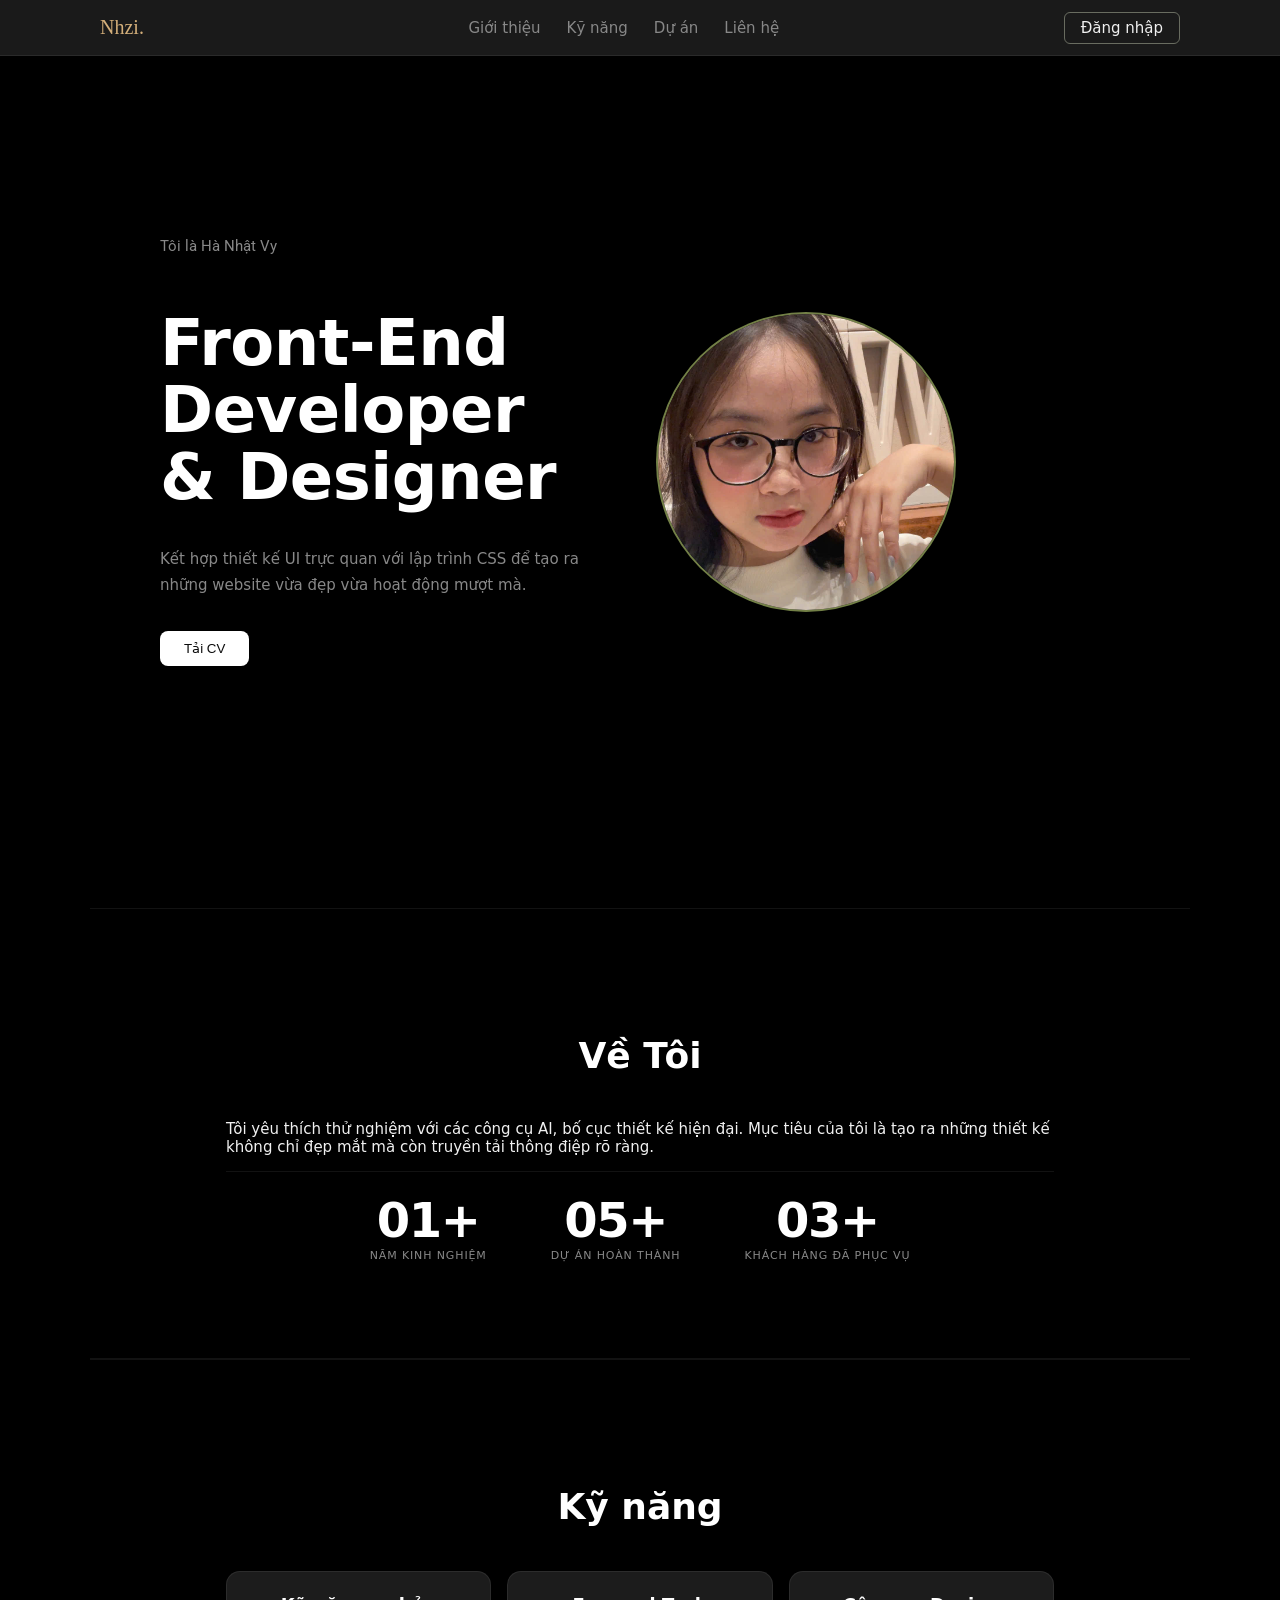
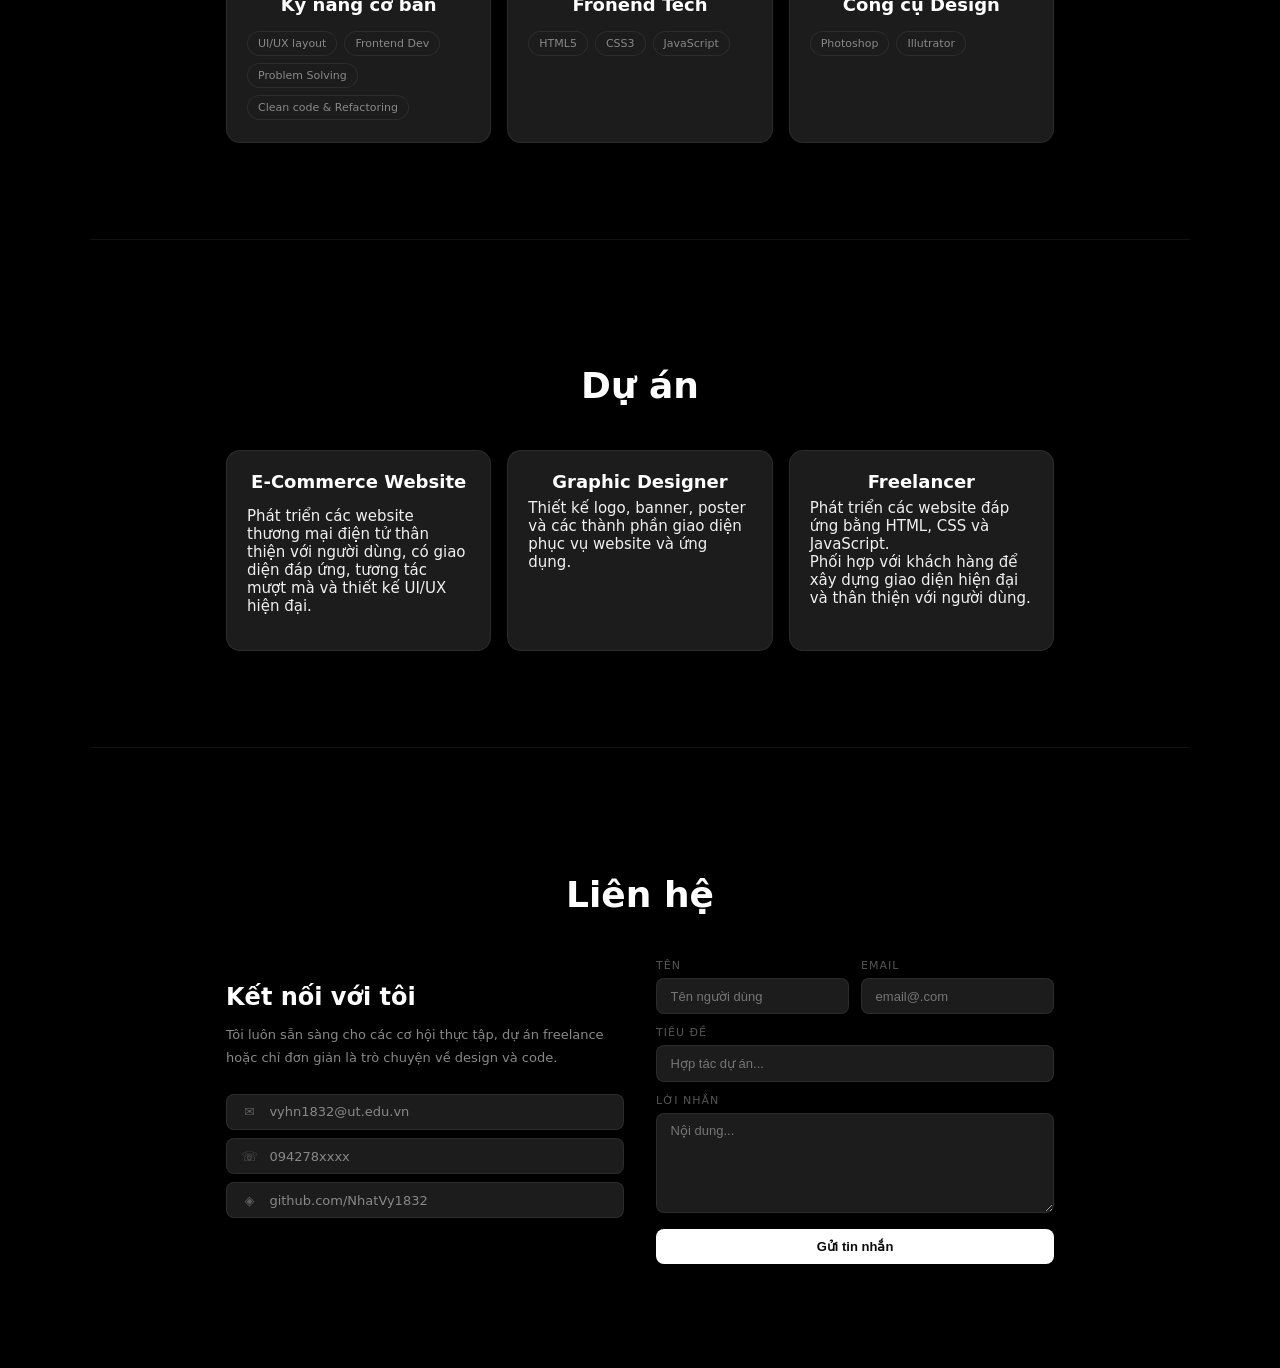
<file: index.html>
<!DOCTYPE html>
<html lang="vi">
    <head>
        <meta charset="UTF-8"/>
        <meta name="viewport" content="width=device-width, initial-scale=1.0"/>
        <link rel="preconnect" href="https://fonts.googleapis.com" />
    <link rel="preconnect" href="https://fonts.gstatic.com" crossorigin />
    <link
      href="https://fonts.googleapis.com/css2?family=Roboto:wght@300;500&display=swap"
      rel="stylesheet"/>
        <title>Portfolio</title>
        <link rel="stylesheet" type="text/css" href="style.css"/>
    </head>
    <body>
        <header>
        <div class="container">
            <nav class="navbar">
                <div class="navbar-logo">Nhzi<span>.</span></div>
                <ul class="menu" id="menu">
                    <a href="#about">Giới thiệu</a>
                    <a href="#skills">Kỹ năng</a>
                    <a href="#projects">Dự án</a>
                    <a href="#contact">Liên hệ</a>
                </ul>
                <div style="display: flex;align-items: center;gap: 12px;">
                    <a href="login.html" class="menu-cta">Đăng nhập</a>
                    <div class="hamburger">
                        <span></span><span></span><span></span>
                    </div>
                </div>
            </nav>

            <div class="wrap">
                <section class="banner" id="about">
                    <div class="banner-id">
                        <p class="name">Tôi là Hà Nhật Vy</p>
                        <h1 class="name-h1">Front-End<br>Developer<br>&amp; Designer</h1>
                        <p class="name-body">Kết hợp thiết kế UI trực quan với lập trình CSS để tạo ra những website vừa đẹp vừa hoạt động mượt mà.</p>
                        <div class="banner-actions">
                            <button class="btn">Tải CV</button>
                        </div>
                    </div>
                    <div class="avatar">
                        <img class="img" src="avt.jpg"/>
                    </div>
                </section>
            </div>

            <div class="about">
                <div class="wrap">
                    <section class="section" id="about">
                        <div class="s-head s-gap">
                            <h2 class="s-title">Về Tôi</h2>
                        </div>
                        <p class="s-body">Tôi yêu thích thử nghiệm với các công cụ AI, bố cục thiết kế hiện đại. Mục tiêu của tôi là tạo ra những thiết kế không chỉ đẹp mắt mà còn truyền tải thông điệp rõ ràng.</p>
                        <div class="s-row">
                            <div class="s-item">
                                <div class="s-val">01+</div>
                                <div class="s-key">Năm kinh nghiệm</div>
                            </div>
                            <div class="s-item">
                                <div class="s-val">05+</div>
                                <div class="s-key">Dự án hoàn thành</div>
                            </div>
                            <div class="s-item">
                                <div class="s-val">03+</div>
                                <div class="s-key">Khách hàng đã phục vụ</div>
                            </div>
                        </div>
                    </section>
                </div>
            </div>

            <div style="border-top: 1px solid var(--border);">
                <div class="wrap">
                    <section class="section" id="skills">
                        <div class="s-head s-gap">
                            <h2 class="s-title">Kỹ năng</h2>
                        </div>
                        <div class="skills-1">
                            <div class="skills-2">
                                <div class="skill-title">Kỹ năng cơ bản</div>
                                <div class="skills-chip">
                                    <span class="chip">UI/UX layout</span>
                                    <span class="chip">Frontend Dev</span>
                                    <span class="chip">Problem Solving</span>
                                    <span class="chip">Clean code & Refactoring</span>
                                </div>
                            </div>
                            <div class="skills-2">
                                <div class="skill-title">Fronend Tech</div>
                                <div class="skills-chip">
                                    <span class="chip">HTML5</span>
                                    <span class="chip">CSS3</span>
                                    <span class="chip">JavaScript</span>
                                </div>
                            </div>
                            <div class="skills-2">
                                <div class="skill-title">Công cụ Design</div>
                                <div class="skills-chip">
                                    <span class="chip">Photoshop</span>
                                    <span class="chip">Illutrator</span>
                                </div>
                            </div>
                        </div>
                    </section>
                </div>
            </div>

            <div style="border-top: 1px solid var(--border);">
                <div class="wrap">
                    <section class="section" id="projects">
                        <div class="s-head s-gap">
                            <h2 class="s-title">Dự án</h2>
                        </div>
                        <div class="p-grid">
                            <div class="p-card">
                                <div class="p-body">
                                    <div class="p-title">E-Commerce Website</div>
                                    <p class="p-tiitle2">Phát triển các website thương mại điện tử thân thiện với người dùng, có giao diện đáp ứng, tương tác mượt mà và thiết kế UI/UX hiện đại.</p>
                                </div>
                            </div>
                            <div class="p-card">
                                <div class="p-body">
                                    <div class="p-title">Graphic Designer</div>
                                    <div class="p-tiitle2">Thiết kế logo, banner, poster và các thành phần giao diện phục vụ website và ứng dụng.</div>
                                </div>
                            </div>
                            <div class="p-card">
                                <div class="p-body">
                                    <div class="p-title">Freelancer</div>
                                    <div class="p-tiitle2">Phát triển các website đáp ứng bằng HTML, CSS và JavaScript.<br>Phối hợp với khách hàng để xây dựng giao diện hiện đại và thân thiện với người dùng.</div>
                                </div>
                            </div>
                        </div>
                    </section>
                </div>
            </div>

            <div class="contact">
                <div class="wrap">
                    <section class="section" id="contact">
                        <div class="s-head s-gap">
                            <h2 class="s-title">Liên hệ</h2>
                        </div>
                        <div class="c-grid">
                            <div class="c-card">
                                <h3>Kết nối với tôi</h3>
                                <p>Tôi luôn sẵn sàng cho các cơ hội thực tập, dự án freelance hoặc chỉ đơn giản là trò chuyện về design và code.</p>
                                <div class="c-links">
                                    <a href="email" class="c-link">
                                        <span class="c-icon">✉</span>
                                        <span class="c-lk">vyhn1832@ut.edu.vn</span>
                                    </a>
                                    <a href="sđt" class="c-link">
                                        <span class="c-icon">☏</span>
                                        <span class="c-lk">094278xxxx</span>
                                    </a>
                                    <a href="github" class="c-link">
                                        <span class="c-icon">◈</span>
                                        <span class="c-lk">github.com/NhatVy1832</span>
                                    </a>
                                </div>
                            </div>
                            <div class="form">
                                <div class="form-row">
                                    <div class="f"><label>Tên</label><input type="text" placeholder="Tên người dùng"/></div>
                                    <div class="f"><label>Email</label><input type="email" placeholder="email@.com"/></div>
                                </div>
                                <div class="f"><label>Tiêu đề</label><input type="text" placeholder="Hợp tác dự án..."/></div>
                                <div class="f"><label>Lời nhắn</label><textarea placeholder="Nội dung..."></textarea></div>
                                <button class="btn-send">Gửi tin nhắn</button>
                            </div>
                        </div>
                        
                    </section>
                </div>
            </div>
        </div>
        </header>
    </body>
</html>
</file>
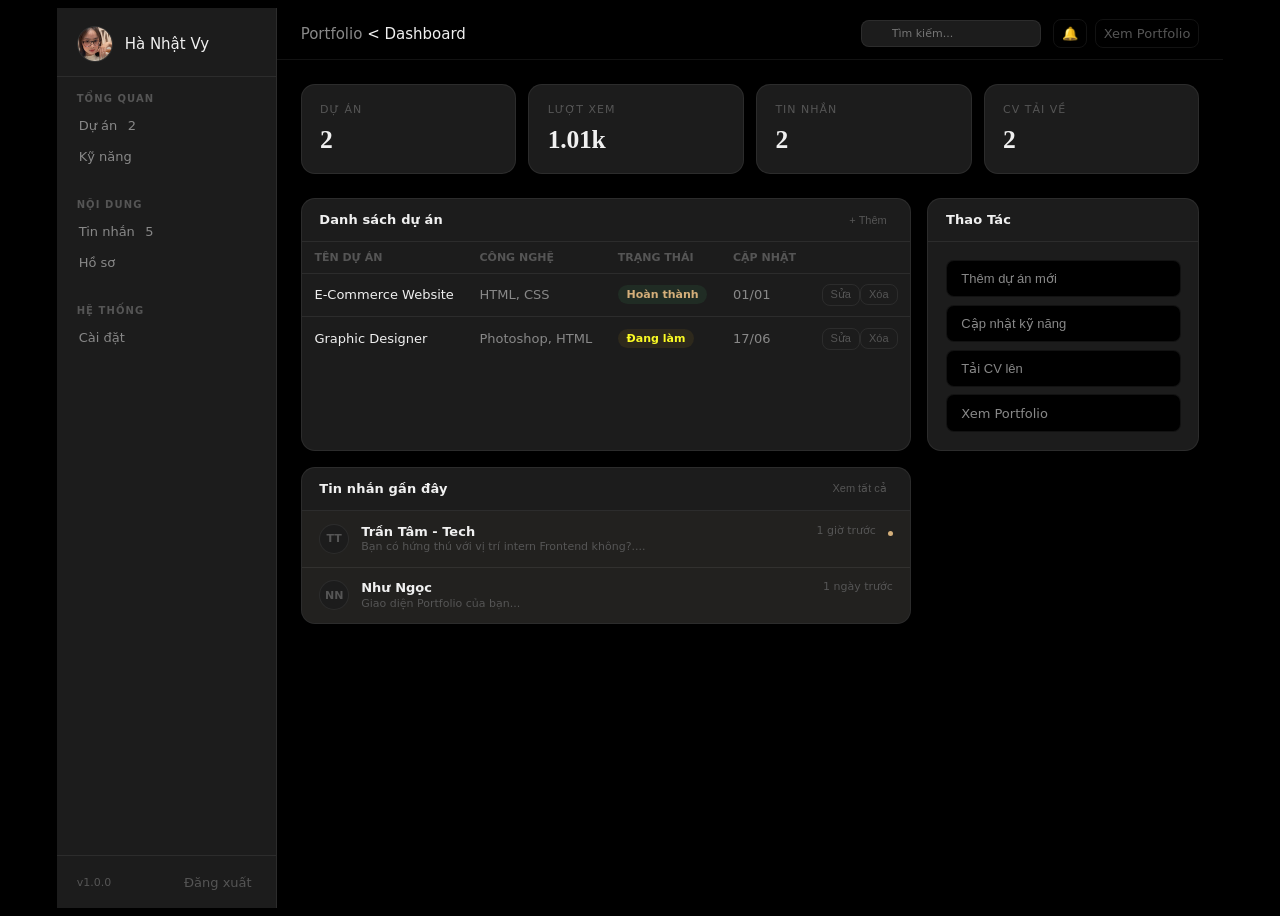
<file: admin.html>
<!DOCTYPE html>
<html lang="vi">
    <head>
        <meta charset="UTF-8"/>
        <meta name="viewport" content="width=device-width", initial-scale="1.0"/>
        <title>Admin</title>
        <link rel="stylesheet" type="text/css" href="style.css"/>
    </head>
    <body>
        <div class="admin">
            <aside class="sidebar" id="bar">
                <div class="bar-avt">
                    <img src="avt.jpg" class="avt"/>
                    <div class="bar-name">Hà Nhật Vy</div>
                </div>

                <div class="taskbar">
                    <div class="tb1">Tổng quan</div>
                    <a class="tb-item">Dự án <span class="tb-tbao">2</span></a>
                    <a class="tb-item">Kỹ năng</a>
                </div>
                <div class="taskbar">
                    <div class="tb1">Nội dung</div>
                    <a class="tb-item">Tin nhắn <span class="tb-tbao">5</span></a>
                    <a class="tb-item">Hồ sơ</a>
                </div>
                <div class="taskbar">
                    <div class="tb1">Hệ thống</div>
                    <a class="tb-item">Cài đặt</a>
                </div>

                <div class="tb-footer">
                    <span style="font-size: 11px; color: var(--text-2);">v1.0.0</span>
                    <a href="login.html" class="logout">Đăng xuất</a>
                </div>
            </aside>

            <header class="topbar">
                <span class="tb-p">
                    <span style="color: var(--text-1);">Portfolio</span><span> < </span>Dashboard
                </span>
                <div class="search">
                    <input type="text" placeholder="Tìm kiếm..."/>
                </div>
                <div class="actions">
                    <button class="btn-icon">🔔</button>
                    <a href="index.html" class="btn-icon">Xem Portfolio</a>
                </div>
            </header>

            <main class="main">
                <div class="grids">
                    <div class="grid">
                        <div class="gr-top"><span class="gr1">Dự án</span></div>
                        <div class="gr-val">2</div>
                    </div>
                    <div class="grid">
                        <div class="gr-top"><span class="gr1">Lượt xem</span></div>
                        <div class="gr-val">1.01k</div>
                    </div>
                    <div class="grid">
                        <div class="gr-top"><span class="gr1">Tin nhắn</span></div>
                        <div class="gr-val">2</div>
                    </div>
                    <div class="grid">
                        <div class="gr-top"><span class="gr1">CV tải về</span></div>
                        <div class="gr-val">2</div>
                    </div>
                </div>

                <div class="middle">
                    <div class="mid">
                        <div class="card">
                            <span class="card-title">Danh sách dự án</span>
                            <button class="card-btn">+ Thêm</button>
                        </div>
                        <div style="overflow-x: auto;">
                            <table class="table">
                                <thead>
                                    <tr>
                                        <th>Tên dự án</th>
                                        <th>Công nghệ</th>
                                        <th>Trạng thái</th>
                                        <th>Cập nhật</th>
                                        <th></th>
                                    </tr>
                                </thead>
                                <tbody>
                                    <tr>
                                        <td>E-Commerce Website</td>
                                        <td>HTML, CSS</td>
                                        <td><span class="badge done">Hoàn thành</span></td>
                                        <td>01/01</td>
                                        <td><div class="acts"><button class="row-btn">Sửa</button><button class="row-btn del">Xóa</button></div></td>
                                    </tr>
                                    <tr>
                                        <td>Graphic Designer</td>
                                        <td>Photoshop, HTML</td>
                                        <td><span class="badge prog">Đang làm</span></td>
                                        <td>17/06</td>
                                        <td><div class="acts"><button class="row-btn">Sửa</button><button class="row-btn del">Xóa</button></div></td>
                                    </tr>
                                </tbody>
                            </table>
                        </div>
                    </div>

                    <div style="display: flex; flex-direction: column; gap: 13px;">
                        <div class="mid">
                            <div class="card"><span class="card-title">Thao Tác</span></div>
                            <div class="card-body">
                                <div class="card-list">
                                    <button class="list">Thêm dự án mới</button>
                                    <button class="list">Cập nhật kỹ năng</button>
                                    <button class="list">Tải CV lên</button>
                                    <a href="index.html" class="list">Xem Portfolio</a>
                                </div>
                            </div>
                        </div>
                    </div>

                    <div class="mid">
                        <div class="card">
                            <span class="card-title">Tin nhắn gần đây</span>
                            <button class="card-btn">Xem tất cả</button>
                        </div>
                        <div class="mess">
                            <div class="mes message">
                                <div class="me-avt">TT</div>
                                <div class="me-body">
                                    <div class="me-name">Trần Tâm - Tech</div>
                                    <div class="me-pre">Bạn có hứng thú với vị trí intern Frontend không?....</div>
                                </div>
                                <span class="me-time">1 giờ trước</span>
                                <span class="u-dot"></span>
                            </div>
                            <div class="mes message">
                                <div class="me-avt">NN</div>
                                <div class="me-body">
                                    <div class="me-name">Như Ngọc</div>
                                    <div class="me-pre">Giao diện Portfolio của bạn...</div>
                                </div>
                                <div class="me-time">1 ngày trước</div>
                            </div>
                        </div>
                    </div>
                </div>
            </main>
        </div>
    </body>
</html>
</file>
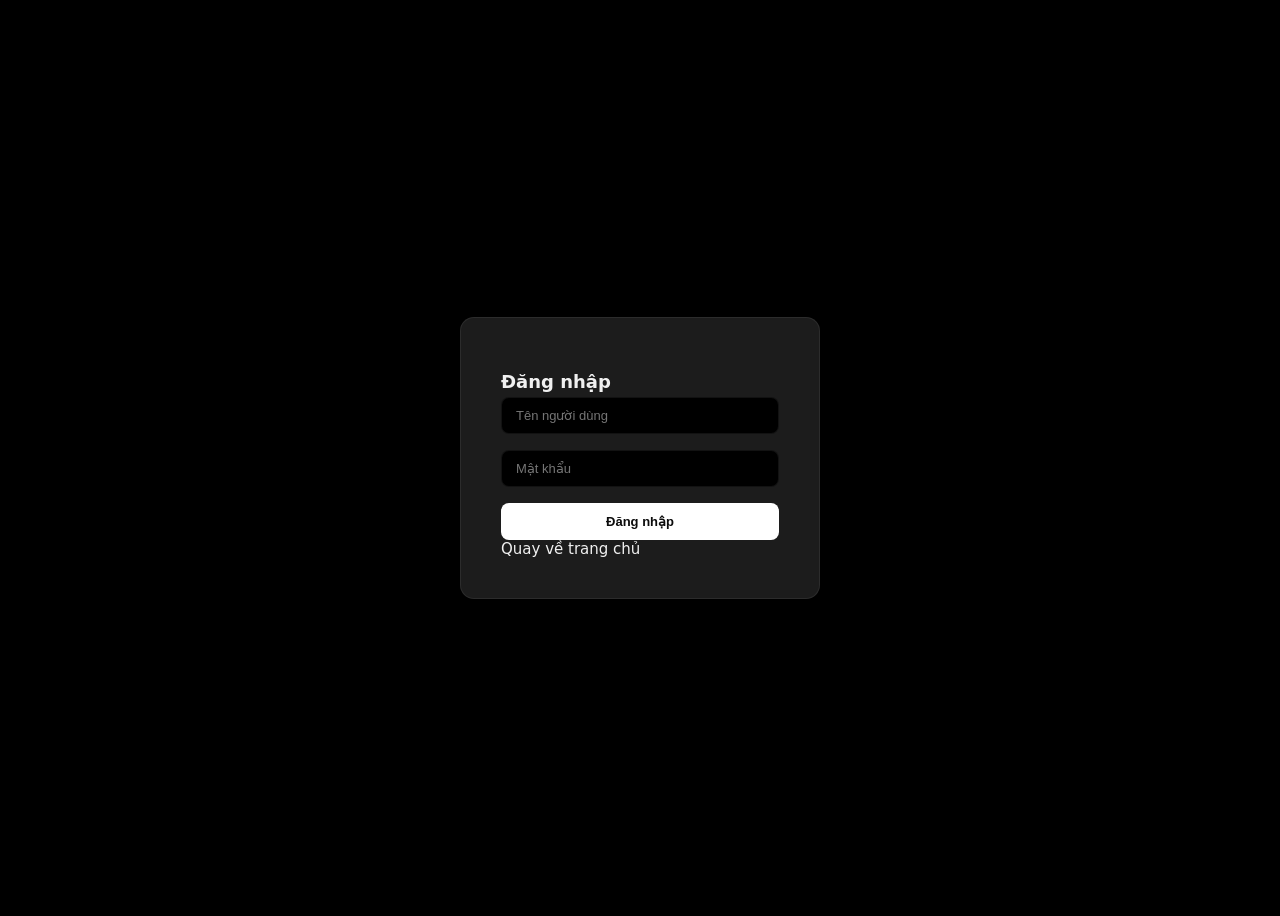
<file: login.html>
<!DOCTYPE html>
<html lang="vi">
    <head>
        <meta charset="UTF-8"/>
        <meta name="viewport" content="width=device-width, initial-scale1.0"/>
        <title>Đăng nhập</title>
        <link rel="stylesheet" type="text/css" href="style.css"/>
    </head>
    <body>
        <div class="box">
            <h1>Đăng nhập</h1>
            <div class="lg">
                <input type="user" id="user" placeholder="Tên người dùng"/>
                <div class="fill" id="fill-user">Vui lòng nhập tài khoản.</div>
            </div>
            <div class="lg">
                <input type="password" id="pass" placeholder="Mật khẩu"/>
                <div class="fill" id="fill-pass">Vui lòng nhập mật khẩu.</div>
            </div>
            <a href="admin.html" class="btn-lg">Đăng nhập</a>
            <a href="index.html" class="back">Quay về trang chủ</a>
        </div>
    </body>
</html>
</file>
<file: style.css>
*{
    box-sizing: border-box;
}
:root{
  --size-avatar:300px;
  --bg: black;
  --bg-1: rgb(28, 28, 28);
  --text: rgb(240, 240, 240);
  --text-1: rgb(136, 136, 136);
  --text-2: rgb(85, 85, 85);
  --accent: rgb(212, 175, 122);
  --border: rgba(255, 255, 255, 0.07);
}
body{
    min-height: 100vh;
    background: var(--bg);
    color: var(--text);
    font-family: 'Segoe UI', system-ui, sans-serif;
    font-size: 15px;
    display: flex;
    align-items: center;
    justify-content: center;
    overflow-x: hidden;
}
a{
    color: inherit;
    text-decoration: none;
}
.container{
    max-width: 1200px;
    width: 100%;
    margin: 0 auto;
    padding: 0 10px;
}
.navbar{
    position: fixed;
    top: 0;
    left: 0;
    right: 0;
    z-index: 200;
    display: flex;
    align-items: center;
    justify-content: space-between;
    padding: 0 100px;
    height: 56px;
    background: rgb(26, 26, 26);
    backdrop-filter: blur(16px);
    border-bottom: 1px solid var(--border);
}
.navbar-logo{
    font-family:Georgia, 'Times New Roman', Times, serif;
    font-size: 20px;
    color: var(--accent);
}
.navbar-logo span{
    color: var(--accent);
}
.menu{
    display: flex;
    align-items: center;
}
.menu a{
    padding: 6px 13px;
    border-radius: 6px;
    color:var(--text-1);
    font-size: 15px;
    transition: color 6px;
    white-space: nowrap;
}
.menu a:hover, .menu a.active{
    color: var(--text);
    background: rgba(36, 36, 36, 0.404);
}
.menu a.active{
    background: var(--border);
    color: rgb(255, 255, 255);
    box-shadow: 0 0 0 1px var(--border);
}
.menu-cta{
    display: flex;
    align-items: center;
    padding: 6px 16px;
    border: 1px solid rgba(145, 149, 131, 0.666);
    border-radius: 6px;
    font-size: 15px;
    color: var(--text);
    transition: all 0.28 ease;
}
.menu-cta:hover{
    border-color: var(--accent);
    color: var(--accent);
}
.hamburger{
    display: none;
    flex-direction: column;
    gap: 4px;
    cursor: pointer;
    padding: 4px;
}
.hamburger span{
    display: block;
    width: 18px;
    height: 2px;
    background: var(--text-1);
    border-radius: 1px;
}
.banner{
    min-height: 900px;
    display: flex;
    align-items: center;
    justify-content: center;
    padding: 100px 30px 80px;
}
.banner-inner{
    max-width: 680px;
    width: 100%;
    display: flex;
    flex-direction: column;
    align-items: flex-start;
    gap: 0;
}
#avatar{
    width:var(--size-avatar);
    height:var(--size-avatar);
    object-fit: cover;
    border-radius:50%;
    margin-left: 5px;
    border:white 3px solid;
}
.wrap{
    max-width: 1100px;
    margin: 0 auto;
    padding: 0 clamp(20px, 4vw, 40px);
}
.img{
    width: var(--size-avatar);
    height: var(--size-avatar);
    border-radius: 50%;
    object-fit: cover;
    border: 2px solid rgba(164, 184, 98, 0.666);
    background: var(--border);
    display: block;
}
.section{
    padding: 96px;
}
.banner{
    min-height: 100vh;
    display: grid;
    grid-template-columns: 1fr 1fr;
    align-items: center;
    gap: 32px;
    padding-top: 88px;
}
.banner-id{
    display: flex;
    flex-direction: column;
    gap: 0;
}
.name{
    font-size: 15px;
    font-family: 'Roboto', sans-serif;
    color: var(--text-1);
    margin-bottom: 1px;
    letter-spacing: 0;
}
.name-h1{
    font-size: max(41px, min(5.5vw,64px));
    font-weight: 800;
    line-height: 1.05;
    letter-spacing: -0.48px;
    color: white;
    margin-bottom: 20px;
}
.name-body{
    font-size: 15px;
    color: var(--text-1);
    line-height: 1.75;
    max-width: 420px;
    margin-bottom: 32px;
}
.banner-actions{
    display: flex;
    align-items: center;
    gap: 16px;
    margin-bottom: 36px;
}
.btn{
    background: white;
    color: rgb(12, 12, 12);
    border: none;
    border-radius: 8px;
    padding: 10px 24px;
    font-size: 'Segoe UI' system-ui, sans-serif;
    cursor: pointer;
    transition: background .2s ease;
}
.btn:hover{
    background: rgb(224, 224, 224);
}
.about{
    background: var(--bg);
    border-top: 1px solid var(--border);
    border-bottom: 1px solid var(--border);
}
.s-about{
    text-align: center;
    font-size: 15px;
    color: var(--text-1);
    line-height: 1.8;
    max-width: 680px;
    margin: 0 auto 44px;
}
.s-row{
    display: flex;
    justify-content: center;
    gap: 64px;
    padding-top: 24px;
    border-top: 1px solid var(--border);
}
.s-item{
    text-align: center;
}
.s-val{
    font-size: 48px;
    font-weight: 800;
    color: white;
    letter-spacing: -.03em;
    line-height: 1;
}
.s-key{
    font-size: 11px;
    color: var(--text-1);
    margin-top: 5.6px;
    text-transform: uppercase;
    letter-spacing: .08em;
}
.s-title{
    font-size: 36px;
    font-weight: 700;
    color: white;
}
.s-head{
    text-align: center;
    margin-bottom: 10px;
}
.s-gap{
    margin-bottom: 44px;
}
.skills-1{
    display: grid;
    grid-template-columns: repeat(3,1fr);
    gap: 16px;
}
.skills-2{
    background: var(--bg-1);
    border: 1px solid var(--border);
    border-radius: 14px;
    padding: 21.6px 20px;
    transition: border-color .2s ease;
}
.skills-2:hover{
    border-color: rgb(51, 51, 51);
}
.skill-title{
    font-size: 18px;
    font-weight: 700;
    text-align: center;
    color: white;
    margin-bottom: 16px;
}
.skills-chip{
    display: flex;
    flex-wrap: wrap;
    gap: 7px;
}
.chip{
    background: var(--bg-1);
    border: 1px solid var(--border);
    border-radius: 99px;
    padding: 5px 10px;
    font-size: 11px;
    color: var(--text-1);
    transition: all .2s ease;
}
.chip:hover{
    border-color: rgb(51, 51, 51);
}
.p-grid{
    display: grid;
    grid-template-columns: repeat(3,1fr);
    gap: 16px;
}
.p-card{
    background: var(--bg-1);
    border: 1px solid var(--border);
    border-radius: 14px;
    overflow: hidden;
    transition: border-color .2s ease;
    cursor: pointer; 
}
.p-card:hover{
    border-color: rgb(51, 51, 51);
}
.p-body{
    padding: 20px;
}
.p-title{
    font-size: 18px;
    font-weight: 700;
    color: white;
    margin-bottom: 6.4px;
    text-align: center;
}
.p-title2{
    font-size: 13px;
    font-weight: 700;
    color: white;
    margin-bottom: 14.4px;
    text-align: center;
}
.contact{
    border-top: 1px solid var(--border);
}
.c-grid{
    display: grid;
    grid-template-columns: 1fr 1fr;
    gap: 32px;
    align-items: start;
}
.c-card h3{
    font-size: 24px;
    font-weight: 700;
    color: white;
    margin-bottom: 12px;
}
.c-card p{
    font-size: 13px;
    color: var(--text-1);
    line-height: 1.75;
    margin-bottom: 24px;
}
.c-links{
    display: flex;
    flex-direction: column;
    gap: 8px;
}
.c-link{
    display: flex;
    align-items: center;
    gap: 12px;
    background: var(--bg-1);
    border: 1px solid var(--border);
    border-radius: 8px;
    padding: 9.6px 14.4px;
    font-size: 13px;
    color: var(--text-1);
    transition: all .2s ease;
}
.c-link:hover{
    border-color: rgb(51, 51, 51);
    color: var(--text);
}
.c-icon{
    width: 16px;
    text-align: center;
    opacity: 0.6;
}
.c-lk{
    flex: 1;
}
.form{
    display: flex;
    flex-direction: column;
    gap: 12px;
}
.form-row{
    display: grid;
    grid-template-columns: 1fr 1fr;
    gap: 12px;
}
.f label{
    display: block;
    font-size: 11px;
    color: var(--text-2);
    text-transform: uppercase;
    letter-spacing: 1px;
    margin-bottom: 6px;
}
.f input, .f textarea{
    width: 100%;
    background: var(--bg-1);
    border: 1px solid var(--border);
    border-radius: 8px;
    color: var(--text);
    font-family: 'Segoe UI', Tahoma, Geneva, Verdana, sans-serif;
    font-size: 13px;
    padding: 9.6px 13.6px;
    outline: none;
    transition: border-color .2s ease;
}
.f input:focus, .f textarea:focus{
    border-color: rgb(51, 51, 51);
}
.f textarea{
    resize: vertical;
    min-height: 100px;
}
.btn-send{
    background: white;
    color: rgb(12, 12, 12);
    border: none;
    border-radius: 8px;
    padding: 10.4px;
    width: 100%;
    font-size: 13px;
    font-weight: 700;
    font-family: 'Segoe UI', Tahoma, Geneva, Verdana, sans-serif;
    cursor: pointer;
    transition: background .2s ease;
}
.btn-send:hover{
    background: rgb(224, 224, 224);
}
.box{
    width: 100%;
    max-width: 360px;
    padding: 40px;
    background: var(--bg-1);
    border: 1px solid var(--border);
    border-radius: 14px;
}
h1{
    font-size: 18px;
    font-weight: 600;
    margin-bottom: 5px;
}
.lg{
    margin-bottom: 16px;
}
.lg input{
    width: 100%;
    background: var(--bg);
    border: 1px solid var(--border);
    border-radius: 8px;
    color: var(--text);
    font-family: 'Segoe UI', Tahoma, Geneva, Verdana, sans-serif;
    font-size: 13px;
    padding: 10px 14px;
    outline: none;
    transition: border-color .2s ease;
}
.lg input:focus{
    border-color: rgb(51, 3, 0);
}
.lg input.err{
    border-color: rgba(248, 113, 113,);
}
.fill{
    font-size: 11px;
    color: rgb(248, 113, 113);
    margin-top: 5px;
    display: none;
}
.fill.show{
    display: block;
}
.btn-lg{
    display: block;
    text-align: center;
    width: 100%;
    padding: 11px;
    margin-top: 4px;
    background: rgb(255, 255, 255);
    color: rgb(12, 12, 12);
    border: none;
    border-radius: 8px;
    font-family: 'Segoe UI', Tahoma, Geneva, Verdana, sans-serif;
    font-size: 13px;
    font-weight: 700;
    cursor: pointer;
    transition: background .5s ease;
}
.btn-lg:hover{
    background: rgb(204, 204, 204);
}
,back{
    display: block;
    text-align: center;
    margin-top: 24px;
    font-size: 11px;
    color: var(--text-1);
    text-decoration: none;
    transition: color .2s ease;
}
.back:hover{
    color: var(--text);
}
.admin{
    display: grid;
    grid-template-columns: 220px 1fr;
    grid-template-rows: 52px 1fr;
    grid-template-areas: "sidebar topbar" "sidebar main";
    min-height: 100vh;
}
.sidebar{
    grid-area: sidebar;
    background: var(--bg-1);
    border-right: 1px solid var(--border);
    display: flex;
    flex-direction: column;
    position: sticky;
    top: 0;
    height: 100vh;
    overflow-y: auto;
}
.bar-avt{
    padding: 18px 20px 14px;
    border-bottom: 1px solid var(--border);
    display: flex;
    align-items: center;
    gap: 12px;
}
.avt{
    width: 36px;
    height: 36px;
    border-radius: 50%;
    object-fit: cover;
    background: var(--bg-1);
    border: 1px solid rgb(51, 51, 51);
    display: block;
    flex-shrink: 0;
}
..bar-name{
    font-size: 13px;
    font-weight: 600;
    color: var(--text);
}
.taskbar{
    padding: 10.4px 0;
}
.tb1{
    padding: 6px 20px;
    font-size: 10px;
    color: var(--text-2);
    text-transform: uppercase;
    letter-spacing: 0.11em;
    font-weight: 600;
}
.tb-item{
    display: flex;
    align-items: center;
    gap: 10.4px;
    padding: 8px 20px;
    color: var(--text-1);
    font-size: 13px;
    border-left: 2px solid transparent;
    transition: all .2s ease;
    cursor: pointer;
}
.tb-item:hover{
    background: rgba(255, 255, 255, 0.03);
    color: var(--text);
    border-left-color: rgb(51, 51, 51);
}
.tb-footer{
    margin-top: auto;
    padding: 14.4px 20px;
    border-top: 1px solid var(--border);
    display: flex;
    align-items: center;
    gap: 8px;
}
.logout{
    display: inline-flex;
    align-items: center;
    justify-content: center;
    margin-left: auto;
    background: none;
    border: none;
    color: var(--text-2);
    font-size: 13px;
    cursor: pointer;
    padding: 4px;
    transition: color .2s ease;
}
.logout:hover{
    color: rgb(248, 113, 113);
}
.topbar{
    grid-area: topbar;
    display: flex;
    align-items: center;
    gap: 12px;
    padding: 0 24px;
    background: var(--bg);
    border-bottom: 1px solid var(--border);
    position: sticky;
    top: 0;
    z-index: 50;
}
.tp-p{
    font-size: 13px;
    color: var(--text-1);
}
.tp-p span{
    color: var(--text-2);
    margin: 0 6px;
}
.search{
    margin-left: auto;
    position: relative;
    display: flex;
    align-items: center;
}
.search input{
    background: var(--bg-1);
    border: 1px solid var(--border);
    border-radius: 8px;
    color: var(--text);
    padding: 6px 12px 6px 30px;
    font-size: 11px;
    font-family: inherit;
    outline: none;
    width: 180px;
    transition: border-color .2s ease;
    width: .2s ease;
}
.search input:focus{
    border-color: rgba(212, 175, 122, 0.3);
    width: 180px;
}
.actions{
    display: flex;
    align-items: center;
    gap: 8px;
}
.btn-icon{
    display: inline-flex;
    align-items: center;
    justify-content: center;
    background: transparent;
    border: 1px solid var(--border);
    border-radius: 8px;
    color: var(--text-2);
    padding: 6px 8px;
    font-size: 13px;
    cursor: pointer;
    position: relative;
    transition: all .2s ease;
}
.btn-icon:hover{
    border-color: rgb(51, 51, 51);
    color: var(--text);
}
.main{
    grid-area: main;
    padding: 24px;
    overflow-y: auto;
}
.grids{
    display: grid;
    grid-template-columns: repeat(4,1fr);
    gap: 12px;
    margin-bottom: 24px;
}
.grid{
    background: var(--bg-1);
    border: 1px solid var(--border);
    border-radius: 14px;
    padding: 17.6px 18.4px;
    transition: border-color .2s ease;
}
.grid:hover{
    border-color: rgb(51, 51, 51);
}
.gr-top{
    display: flex;
    align-items: center;
    justify-content: space-between;
    margin-bottom: 9.6px;
}
.gr1{
    font-size: 11px;
    color: var(--text-2);
    text-transform: uppercase;
    letter-spacing: 0.09em;
}
.gr-val{
    font-size: 25.6px;
    font-weight: 600;
    color: var(--text);
    font-family: Georgia, 'Times New Roman', Times, serif;
    letter-spacing: -0.01em;
}
.middle{
    display: grid;
    grid-template-columns: 1fr 272px;
    gap: 16px;
    margin-bottom: 16px;
}
.mid{
    background: var(--bg-1);
    border: 1px solid var(--border);
    border-radius: 14px;
    overflow: hidden;
}
.card{
    display: flex;
    align-items: center;
    justify-content: space-between;
    padding: 13.6px 17.6px;
    border-bottom: 1px solid var(--border);
}
.card-title{
    font-size: 13px;
    font-weight: 600;
    color: var(--text);
    letter-spacing: 0.01em;
}
.card-btn{
    font-size: 11px;
    color: var(--text-2);
    background: none;
    border: none;
    cursor: pointer;
    transition: color .2s ease;
}
.card-btn:hover{
    color: var(--accent);
}
.card-body{
    padding: 17.6px;
}
.table{
    width: 100%;
    border-collapse: collapse;
}
.table th{
    text-align: left;
    font-size: 11px;
    color: var(--text-2);
    text-transform: uppercase;
    font-weight: 600;
    padding: 8.8px 12.8px;
    border-bottom: 1px solid var(--border);
}
.table td{
    padding: 10.4px 12.8px;
    border-bottom: 1px solid var(--border);
    font-size: 13px;
    color: var(--text-1);
    vertical-align: middle;
}
.table tr:last-child td{
    border-bottom: none;
}
.table tbody tr{
    transition: background .2s ease;
}
.table tbody tr:hover td{
    background: rgba(255, 255, 255, 0.03);
}
.table td:first-child{
    color: var(--text);
}
.badge{
    display: inline-block;
    padding: 3px 8.8px;
    border-radius: 99px;
    font-size: 11px;
    font-weight: 600;
}
.done{
    background: rgba(74, 222, 128, 0.08);
    color: rgb(212, 175, 122);
}
.prog{
    background: rgba(251, 191, 36, 0.08);
    color: rgb(251, 251, 36);
}
.atcs{
    display: flex;
    gap: 5.6px;
}
.row-btn{
    background: none;
    border: 1px solid var(--border);
    border-radius: 8px;
    color: var(--text-2);
    font-size: 11px;
    padding: 3.5px 8px;
    cursor: pointer;
    transition: all .2s ease;
}
.row-btn:hover{
    border-color: rgb(51, 51, 51);
    color: var(--text);
}
.row-btn.del:hover{
    border-color: rgba(248, 113, 113, 0.4);
    color: rgb(248, 113, 113);
}
.card-list{
    display: flex;
    flex-direction: column;
    gap: 7.2px;
}
.list{
    display: flex;
    align-items: center;
    gap: 10.4px;
    padding: 10.4px 14.4px;
    border-radius: 8px;
    border: 1px solid var(--border);
    background: var(--bg);
    color: var(--text-1);
    font-size: 13px;
    cursor: pointer;
    transition: all .2s ease;
}
.list:hover{
    border-color: rgb(51, 51, 51);
    color: var(--text);
    background: var(--bg-1);
}
.mess{
    display: flex;
    flex-direction: column;
}
.mes{
    display: flex;
    align-items: flex-start;
    gap: 12px;
    padding: 12.8px 17.6px;
    border-bottom: 1px solid var(--border);
    cursor: pointer;
    transition: background .2s ease;
}
.mes:last-child{
    border-bottom: none;
}
.mes:hover{
    background: rgba(255, 255, 255, 0.02);
}
.message{ background: rgba(212, 175, 122, 0.03);
}
.me-avt{
    width: 30px;
    height: 30px;
    border-radius: 50px;
    flex-shrink: 0;
    display: flex;
    align-items: center;
    justify-content: center;
    font-size: 11px;
    font-weight: 700;
    background: var(--bg-1);
    border: 1px solid var(--border);
    color: var(--text-2);
}
.me-body{
    flex: 1;
    min-width: 0;
}
.me-name{
    font-size: 13px;
    font-weight: 600;
    color: var(--text);
    margin-bottom: 1.6px;
}
.me-pre{
    font-size: 11px;
    color: var(--text-2);
    white-space: nowrap;
    overflow: hidden;
    text-overflow: ellipsis;
}
.me-time{
    font-size: 11px;
    color: var(--text-2);
    white-space: nowrap;
    flex-shrink: 0;
}
.u-dot{
    width: 5px;
    min-height: 5px;
    background: var(--accent);
    border-radius: 50%;
    flex-shrink: 0;
    margin-top: 7.2px;
}
</file>
